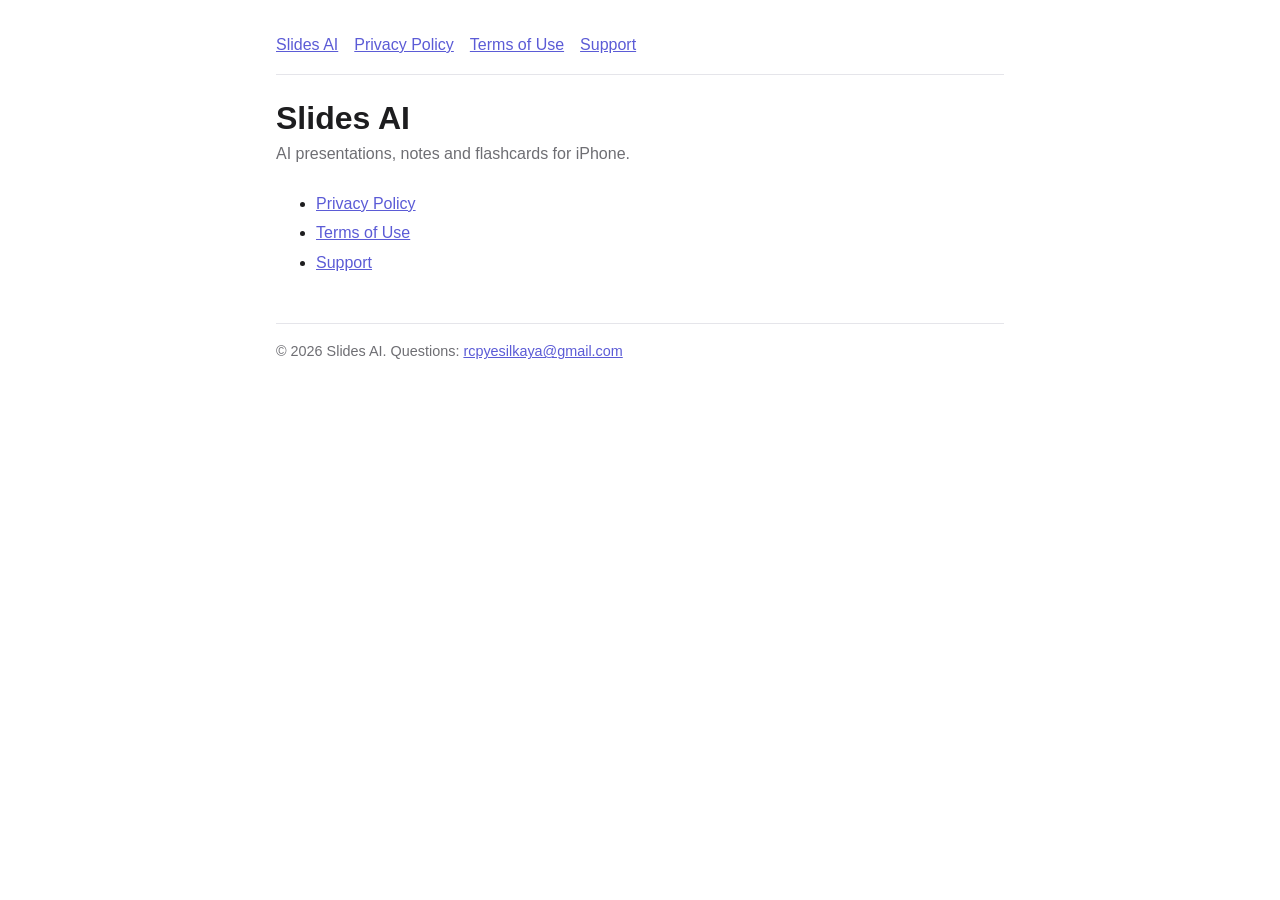
<file: index.html>
<!doctype html><html lang="en"><head><meta charset="utf-8"><meta name="viewport" content="width=device-width,initial-scale=1"><title>Slides AI</title><link rel="stylesheet" href="style.css"></head><body><main><nav><a href="./">Slides AI</a><a href="privacy.html">Privacy Policy</a><a href="terms.html">Terms of Use</a><a href="support.html">Support</a></nav>
<h1>Slides AI</h1><p class="meta">AI presentations, notes and flashcards for iPhone.</p>
<ul><li><a href="privacy.html">Privacy Policy</a></li><li><a href="terms.html">Terms of Use</a></li><li><a href="support.html">Support</a></li></ul>
<footer>© 2026 Slides AI. Questions: <a href="mailto:rcpyesilkaya@gmail.com">rcpyesilkaya@gmail.com</a></footer></main></body></html>
</file>
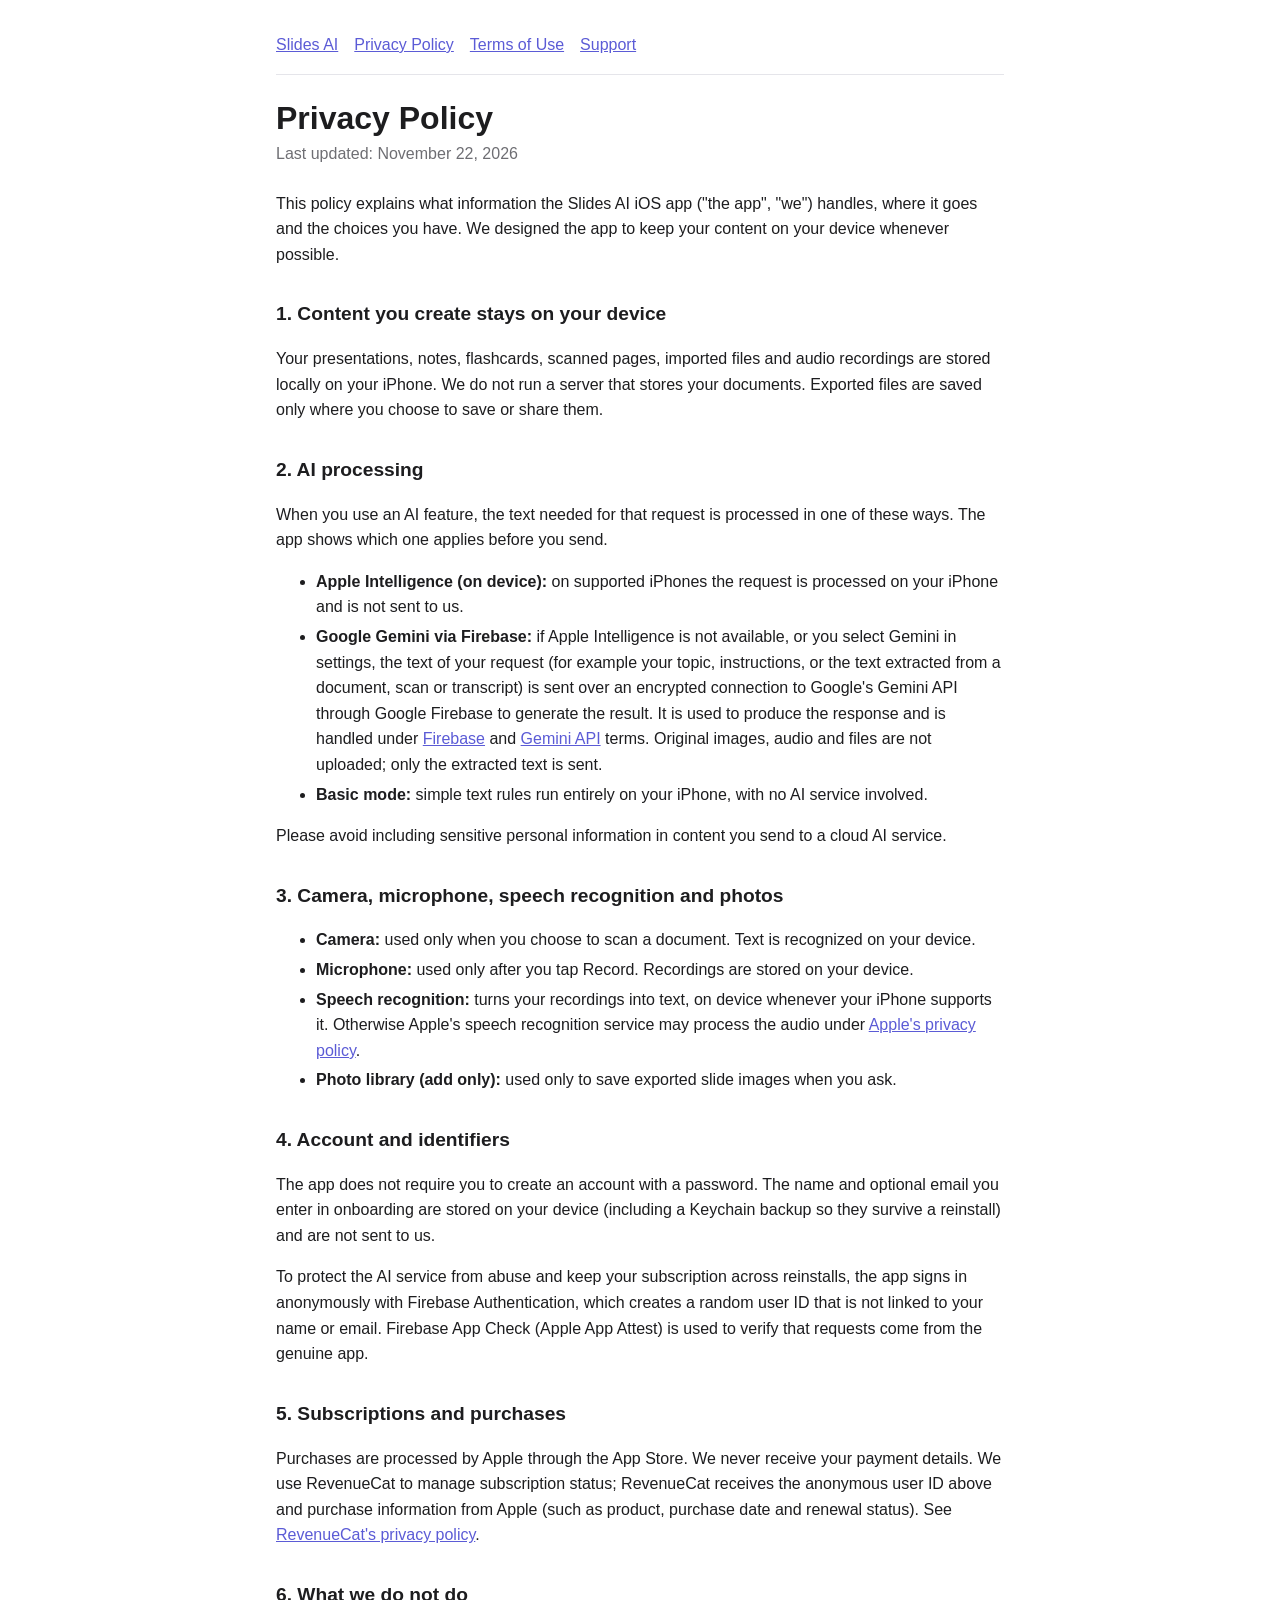
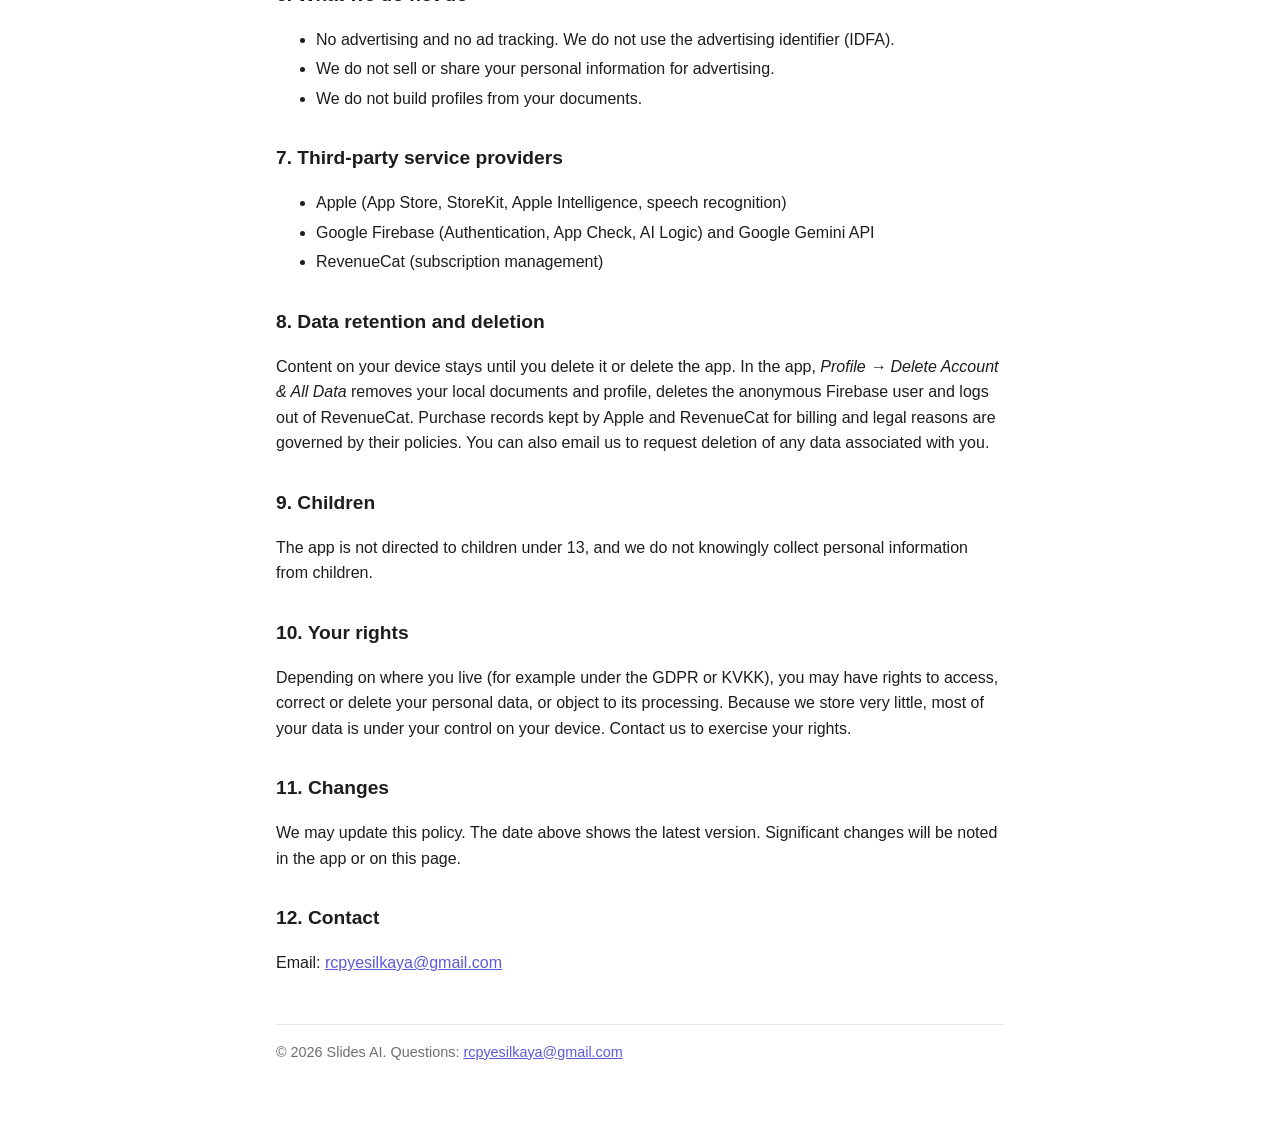
<file: privacy.html>
<!doctype html><html lang="en"><head><meta charset="utf-8"><meta name="viewport" content="width=device-width,initial-scale=1"><title>Privacy Policy – Slides AI</title><link rel="stylesheet" href="style.css"></head><body><main><nav><a href="./">Slides AI</a><a href="privacy.html">Privacy Policy</a><a href="terms.html">Terms of Use</a><a href="support.html">Support</a></nav>
<h1>Privacy Policy</h1><p class="meta">Last updated: November 22, 2026</p>
<p>This policy explains what information the Slides AI iOS app ("the app", "we") handles, where it goes and the choices you have. We designed the app to keep your content on your device whenever possible.</p>

<h2>1. Content you create stays on your device</h2>
<p>Your presentations, notes, flashcards, scanned pages, imported files and audio recordings are stored locally on your iPhone. We do not run a server that stores your documents. Exported files are saved only where you choose to save or share them.</p>

<h2>2. AI processing</h2>
<p>When you use an AI feature, the text needed for that request is processed in one of these ways. The app shows which one applies before you send.</p>
<ul>
<li><strong>Apple Intelligence (on device):</strong> on supported iPhones the request is processed on your iPhone and is not sent to us.</li>
<li><strong>Google Gemini via Firebase:</strong> if Apple Intelligence is not available, or you select Gemini in settings, the text of your request (for example your topic, instructions, or the text extracted from a document, scan or transcript) is sent over an encrypted connection to Google's Gemini API through Google Firebase to generate the result. It is used to produce the response and is handled under <a href="https://firebase.google.com/support/privacy">Firebase</a> and <a href="https://ai.google.dev/gemini-api/terms">Gemini API</a> terms. Original images, audio and files are not uploaded; only the extracted text is sent.</li>
<li><strong>Basic mode:</strong> simple text rules run entirely on your iPhone, with no AI service involved.</li>
</ul>
<p>Please avoid including sensitive personal information in content you send to a cloud AI service.</p>

<h2>3. Camera, microphone, speech recognition and photos</h2>
<ul>
<li><strong>Camera:</strong> used only when you choose to scan a document. Text is recognized on your device.</li>
<li><strong>Microphone:</strong> used only after you tap Record. Recordings are stored on your device.</li>
<li><strong>Speech recognition:</strong> turns your recordings into text, on device whenever your iPhone supports it. Otherwise Apple's speech recognition service may process the audio under <a href="https://www.apple.com/legal/privacy/">Apple's privacy policy</a>.</li>
<li><strong>Photo library (add only):</strong> used only to save exported slide images when you ask.</li>
</ul>

<h2>4. Account and identifiers</h2>
<p>The app does not require you to create an account with a password. The name and optional email you enter in onboarding are stored on your device (including a Keychain backup so they survive a reinstall) and are not sent to us.</p>
<p>To protect the AI service from abuse and keep your subscription across reinstalls, the app signs in anonymously with Firebase Authentication, which creates a random user ID that is not linked to your name or email. Firebase App Check (Apple App Attest) is used to verify that requests come from the genuine app.</p>

<h2>5. Subscriptions and purchases</h2>
<p>Purchases are processed by Apple through the App Store. We never receive your payment details. We use RevenueCat to manage subscription status; RevenueCat receives the anonymous user ID above and purchase information from Apple (such as product, purchase date and renewal status). See <a href="https://www.revenuecat.com/privacy">RevenueCat's privacy policy</a>.</p>

<h2>6. What we do not do</h2>
<ul><li>No advertising and no ad tracking. We do not use the advertising identifier (IDFA).</li><li>We do not sell or share your personal information for advertising.</li><li>We do not build profiles from your documents.</li></ul>

<h2>7. Third-party service providers</h2>
<ul><li>Apple (App Store, StoreKit, Apple Intelligence, speech recognition)</li><li>Google Firebase (Authentication, App Check, AI Logic) and Google Gemini API</li><li>RevenueCat (subscription management)</li></ul>

<h2>8. Data retention and deletion</h2>
<p>Content on your device stays until you delete it or delete the app. In the app, <em>Profile → Delete Account &amp; All Data</em> removes your local documents and profile, deletes the anonymous Firebase user and logs out of RevenueCat. Purchase records kept by Apple and RevenueCat for billing and legal reasons are governed by their policies. You can also email us to request deletion of any data associated with you.</p>

<h2>9. Children</h2>
<p>The app is not directed to children under 13, and we do not knowingly collect personal information from children.</p>

<h2>10. Your rights</h2>
<p>Depending on where you live (for example under the GDPR or KVKK), you may have rights to access, correct or delete your personal data, or object to its processing. Because we store very little, most of your data is under your control on your device. Contact us to exercise your rights.</p>

<h2>11. Changes</h2>
<p>We may update this policy. The date above shows the latest version. Significant changes will be noted in the app or on this page.</p>

<h2>12. Contact</h2>
<p>Email: <a href="mailto:rcpyesilkaya@gmail.com">rcpyesilkaya@gmail.com</a></p>
<footer>© 2026 Slides AI. Questions: <a href="mailto:rcpyesilkaya@gmail.com">rcpyesilkaya@gmail.com</a></footer></main></body></html>
</file>
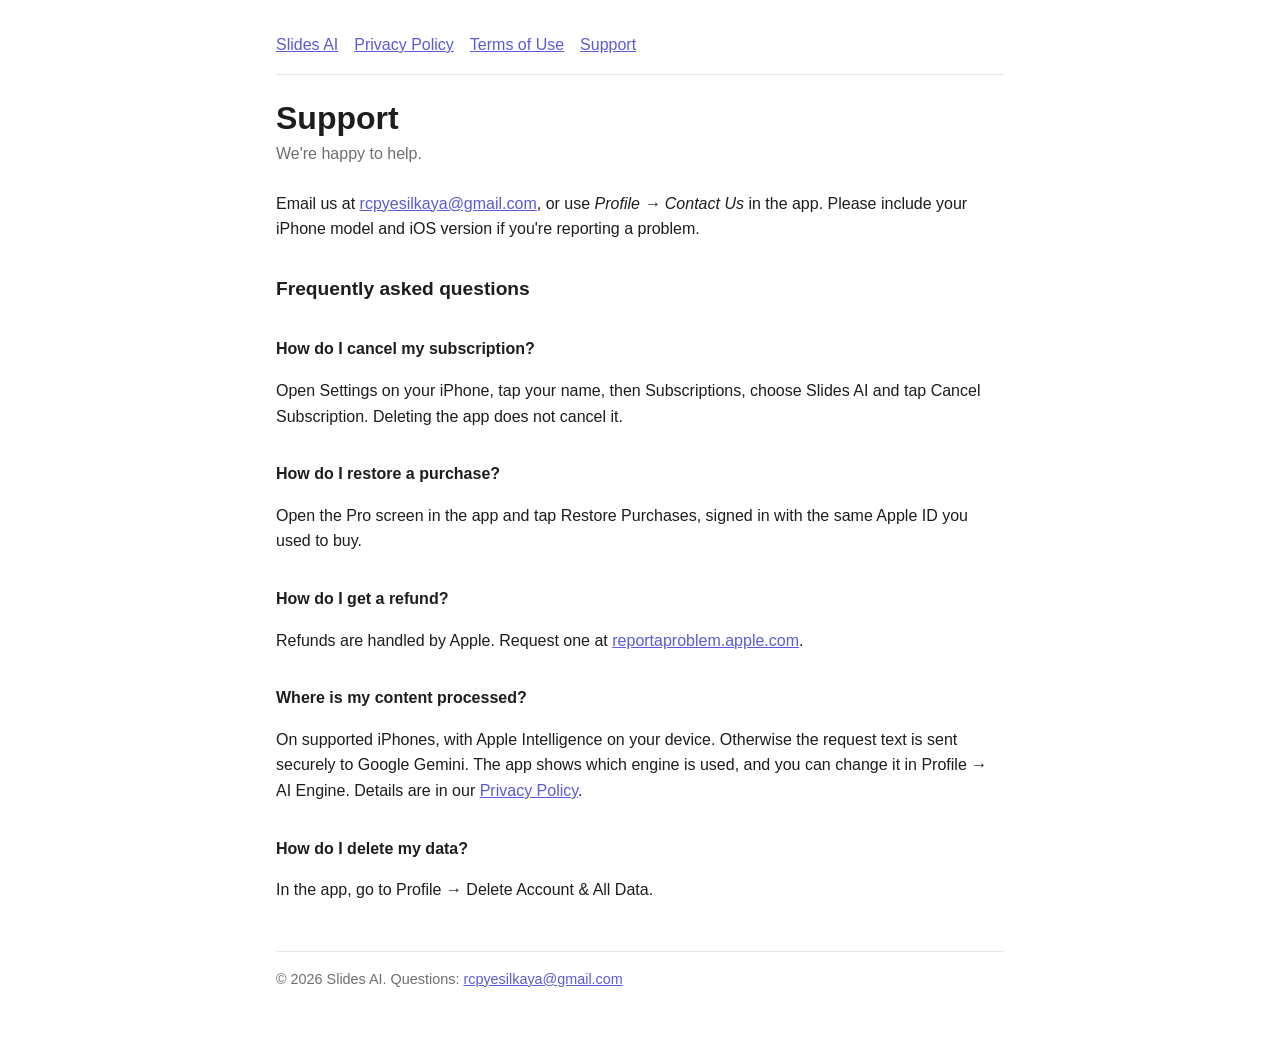
<file: support.html>
<!doctype html><html lang="en"><head><meta charset="utf-8"><meta name="viewport" content="width=device-width,initial-scale=1"><title>Support – Slides AI</title><link rel="stylesheet" href="style.css"></head><body><main><nav><a href="./">Slides AI</a><a href="privacy.html">Privacy Policy</a><a href="terms.html">Terms of Use</a><a href="support.html">Support</a></nav>
<h1>Support</h1><p class="meta">We're happy to help.</p>
<p>Email us at <a href="mailto:rcpyesilkaya@gmail.com?subject=Slides%20AI%20support">rcpyesilkaya@gmail.com</a>, or use <em>Profile → Contact Us</em> in the app. Please include your iPhone model and iOS version if you're reporting a problem.</p>

<h2>Frequently asked questions</h2>
<h2 style="font-size:1rem">How do I cancel my subscription?</h2>
<p>Open Settings on your iPhone, tap your name, then Subscriptions, choose Slides AI and tap Cancel Subscription. Deleting the app does not cancel it.</p>
<h2 style="font-size:1rem">How do I restore a purchase?</h2>
<p>Open the Pro screen in the app and tap Restore Purchases, signed in with the same Apple ID you used to buy.</p>
<h2 style="font-size:1rem">How do I get a refund?</h2>
<p>Refunds are handled by Apple. Request one at <a href="https://reportaproblem.apple.com">reportaproblem.apple.com</a>.</p>
<h2 style="font-size:1rem">Where is my content processed?</h2>
<p>On supported iPhones, with Apple Intelligence on your device. Otherwise the request text is sent securely to Google Gemini. The app shows which engine is used, and you can change it in Profile → AI Engine. Details are in our <a href="privacy.html">Privacy Policy</a>.</p>
<h2 style="font-size:1rem">How do I delete my data?</h2>
<p>In the app, go to Profile → Delete Account &amp; All Data.</p>
<footer>© 2026 Slides AI. Questions: <a href="mailto:rcpyesilkaya@gmail.com">rcpyesilkaya@gmail.com</a></footer></main></body></html>
</file>
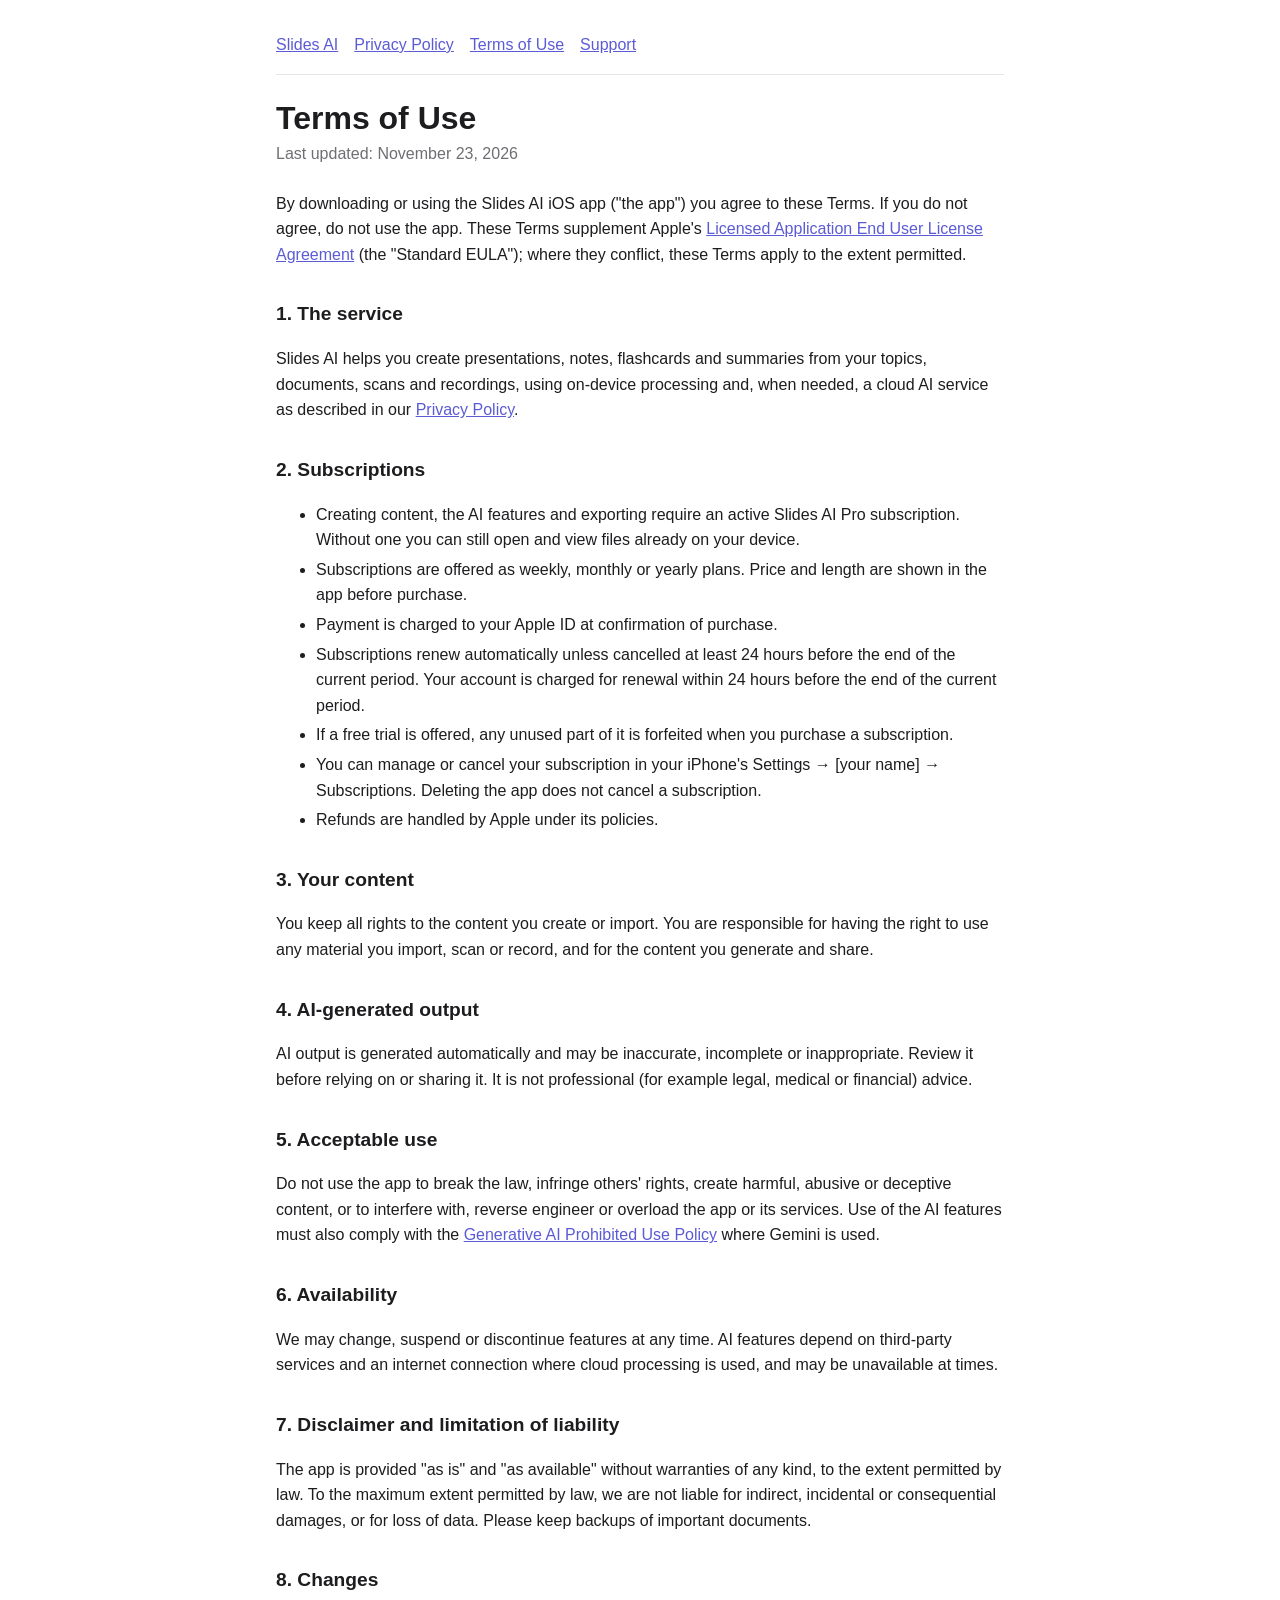
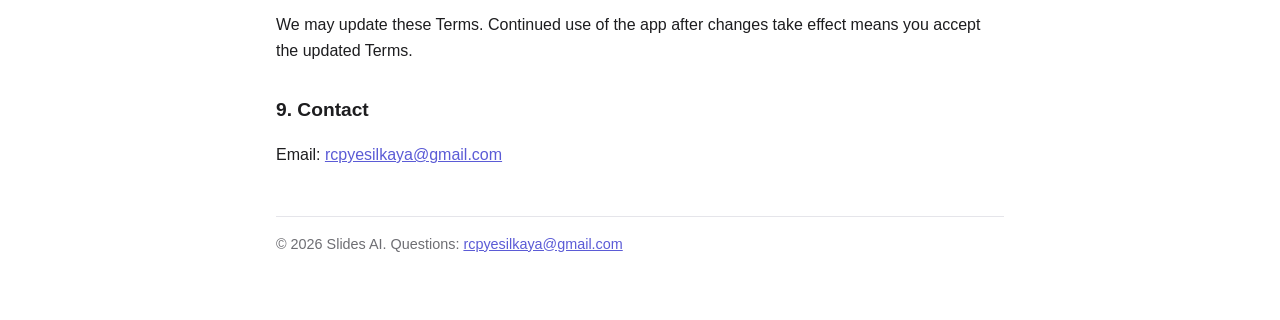
<file: terms.html>
<!doctype html><html lang="en"><head><meta charset="utf-8"><meta name="viewport" content="width=device-width,initial-scale=1"><title>Terms of Use – Slides AI</title><link rel="stylesheet" href="style.css"></head><body><main><nav><a href="./">Slides AI</a><a href="privacy.html">Privacy Policy</a><a href="terms.html">Terms of Use</a><a href="support.html">Support</a></nav>
<h1>Terms of Use</h1><p class="meta">Last updated: November 23, 2026</p>
<p>By downloading or using the Slides AI iOS app ("the app") you agree to these Terms. If you do not agree, do not use the app. These Terms supplement Apple's <a href="https://www.apple.com/legal/internet-services/itunes/dev/stdeula/">Licensed Application End User License Agreement</a> (the "Standard EULA"); where they conflict, these Terms apply to the extent permitted.</p>

<h2>1. The service</h2>
<p>Slides AI helps you create presentations, notes, flashcards and summaries from your topics, documents, scans and recordings, using on-device processing and, when needed, a cloud AI service as described in our <a href="privacy.html">Privacy Policy</a>.</p>

<h2>2. Subscriptions</h2>
<ul>
<li>Creating content, the AI features and exporting require an active Slides AI Pro subscription. Without one you can still open and view files already on your device.</li>
<li>Subscriptions are offered as weekly, monthly or yearly plans. Price and length are shown in the app before purchase.</li>
<li>Payment is charged to your Apple ID at confirmation of purchase.</li>
<li>Subscriptions renew automatically unless cancelled at least 24 hours before the end of the current period. Your account is charged for renewal within 24 hours before the end of the current period.</li>
<li>If a free trial is offered, any unused part of it is forfeited when you purchase a subscription.</li>
<li>You can manage or cancel your subscription in your iPhone's Settings → [your name] → Subscriptions. Deleting the app does not cancel a subscription.</li>
<li>Refunds are handled by Apple under its policies.</li>
</ul>

<h2>3. Your content</h2>
<p>You keep all rights to the content you create or import. You are responsible for having the right to use any material you import, scan or record, and for the content you generate and share.</p>

<h2>4. AI-generated output</h2>
<p>AI output is generated automatically and may be inaccurate, incomplete or inappropriate. Review it before relying on or sharing it. It is not professional (for example legal, medical or financial) advice.</p>

<h2>5. Acceptable use</h2>
<p>Do not use the app to break the law, infringe others' rights, create harmful, abusive or deceptive content, or to interfere with, reverse engineer or overload the app or its services. Use of the AI features must also comply with the <a href="https://policies.google.com/terms/generative-ai/use-policy">Generative AI Prohibited Use Policy</a> where Gemini is used.</p>

<h2>6. Availability</h2>
<p>We may change, suspend or discontinue features at any time. AI features depend on third-party services and an internet connection where cloud processing is used, and may be unavailable at times.</p>

<h2>7. Disclaimer and limitation of liability</h2>
<p>The app is provided "as is" and "as available" without warranties of any kind, to the extent permitted by law. To the maximum extent permitted by law, we are not liable for indirect, incidental or consequential damages, or for loss of data. Please keep backups of important documents.</p>

<h2>8. Changes</h2>
<p>We may update these Terms. Continued use of the app after changes take effect means you accept the updated Terms.</p>

<h2>9. Contact</h2>
<p>Email: <a href="mailto:rcpyesilkaya@gmail.com">rcpyesilkaya@gmail.com</a></p>
<footer>© 2026 Slides AI. Questions: <a href="mailto:rcpyesilkaya@gmail.com">rcpyesilkaya@gmail.com</a></footer></main></body></html>
</file>
<file: style.css>
:root{--bg:#fff;--fg:#1d1d1f;--muted:#6e6e73;--accent:#5b5bd6;--line:#e5e5ea}
@media (prefers-color-scheme:dark){:root{--bg:#000;--fg:#f5f5f7;--muted:#a1a1a6;--accent:#8e8cf5;--line:#2c2c2e}}
*{box-sizing:border-box}body{margin:0;background:var(--bg);color:var(--fg);font:16px/1.6 -apple-system,BlinkMacSystemFont,"Segoe UI",Roboto,sans-serif}
main{max-width:760px;margin:0 auto;padding:32px 16px 64px}h1{font-size:2rem;line-height:1.2;margin:0 0 4px}h2{font-size:1.2rem;margin:32px 0 8px}
.meta{color:var(--muted);margin:0 0 24px}a{color:var(--accent)}nav{display:flex;gap:16px;flex-wrap:wrap;padding-bottom:16px;border-bottom:1px solid var(--line);margin-bottom:24px}
li{margin:4px 0}footer{margin-top:48px;padding-top:16px;border-top:1px solid var(--line);color:var(--muted);font-size:.9rem}
</file>
